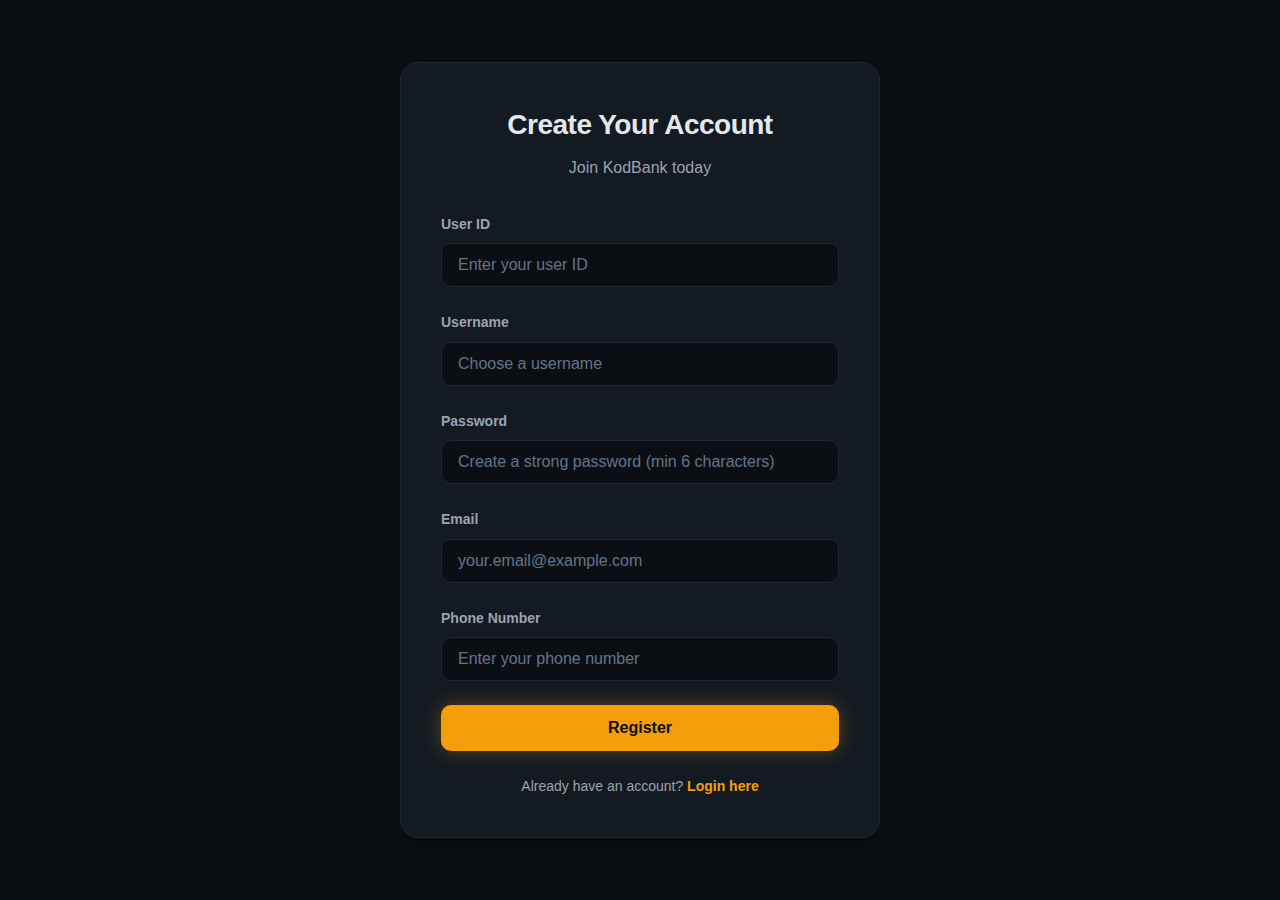
<file: frontend/index.html>
<!DOCTYPE html>
<html lang="en">
<head>
    <meta charset="UTF-8">
    <meta http-equiv="refresh" content="0; url=register.html">
    <title>KodBank - Redirecting...</title>
</head>
<body>
    <p>Redirecting to registration page...</p>
    <script>
        window.location.href = 'register.html';
    </script>
</body>
</html>
</file>
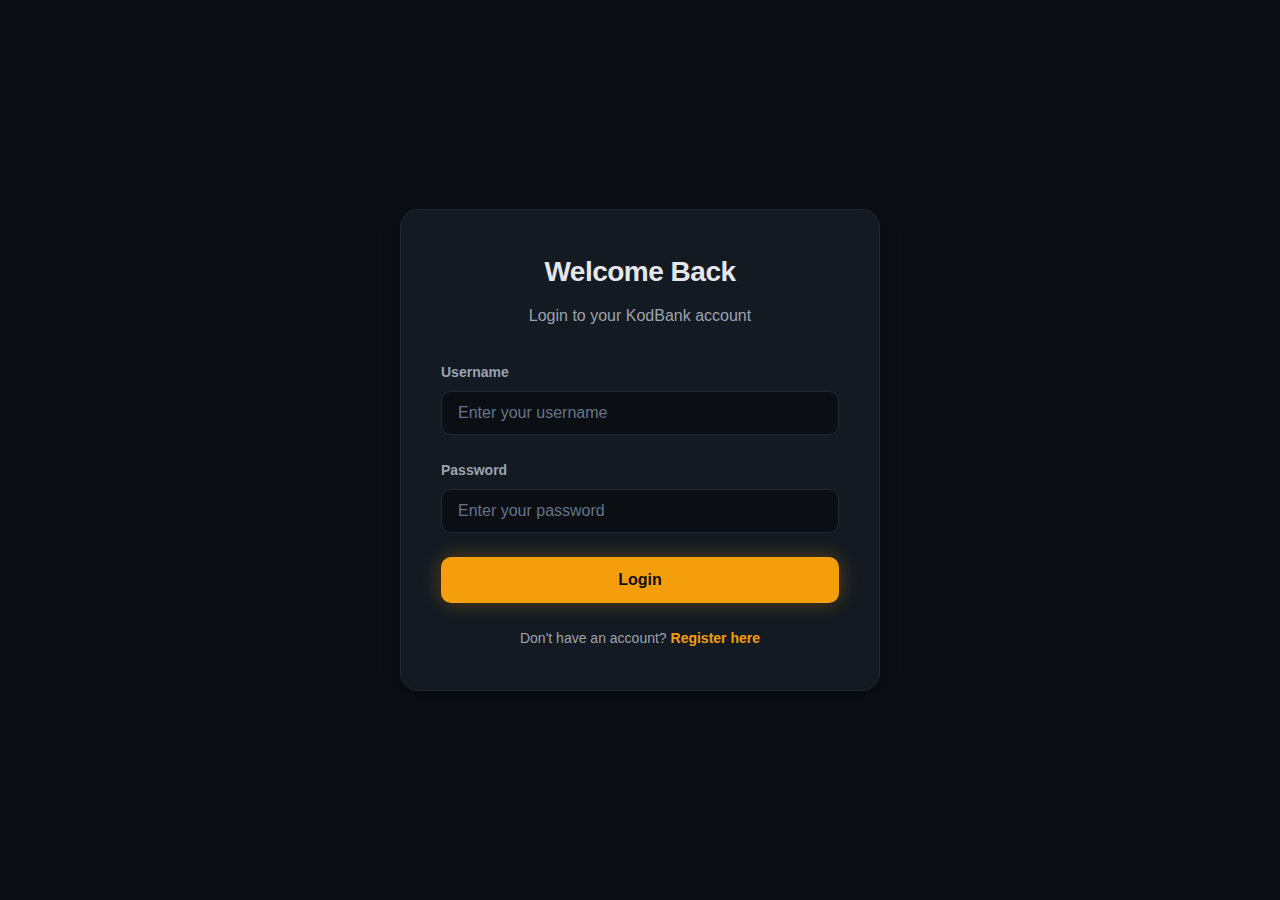
<file: frontend/login.html>
<!DOCTYPE html>
<html lang="en">
<head>
    <meta charset="UTF-8">
    <meta name="viewport" content="width=device-width, initial-scale=1.0">
    <title>Login - KodBank</title>
    <link rel="stylesheet" href="css/styles.css">
</head>
<body>
    <div class="container">
        <div class="form-wrapper">
            <h1>Welcome Back</h1>
            <p class="subtitle">Login to your KodBank account</p>
            
            <form id="loginForm" novalidate>
                <div class="form-group">
                    <label for="username">Username</label>
                    <input 
                        type="text" 
                        id="username" 
                        name="username" 
                        required 
                        placeholder="Enter your username"
                    >
                    <span class="error-message" id="username-error"></span>
                </div>

                <div class="form-group">
                    <label for="password">Password</label>
                    <input 
                        type="password" 
                        id="password" 
                        name="password" 
                        required 
                        placeholder="Enter your password"
                    >
                    <span class="error-message" id="password-error"></span>
                </div>

                <div class="form-group">
                    <button type="submit" class="btn-primary">Login</button>
                </div>

                <div id="form-error" class="error-message"></div>
            </form>

            <p class="form-footer">
                Don't have an account? <a href="register.html">Register here</a>
            </p>
        </div>
    </div>

    <script src="js/login.js"></script>
</body>
</html>
</file>
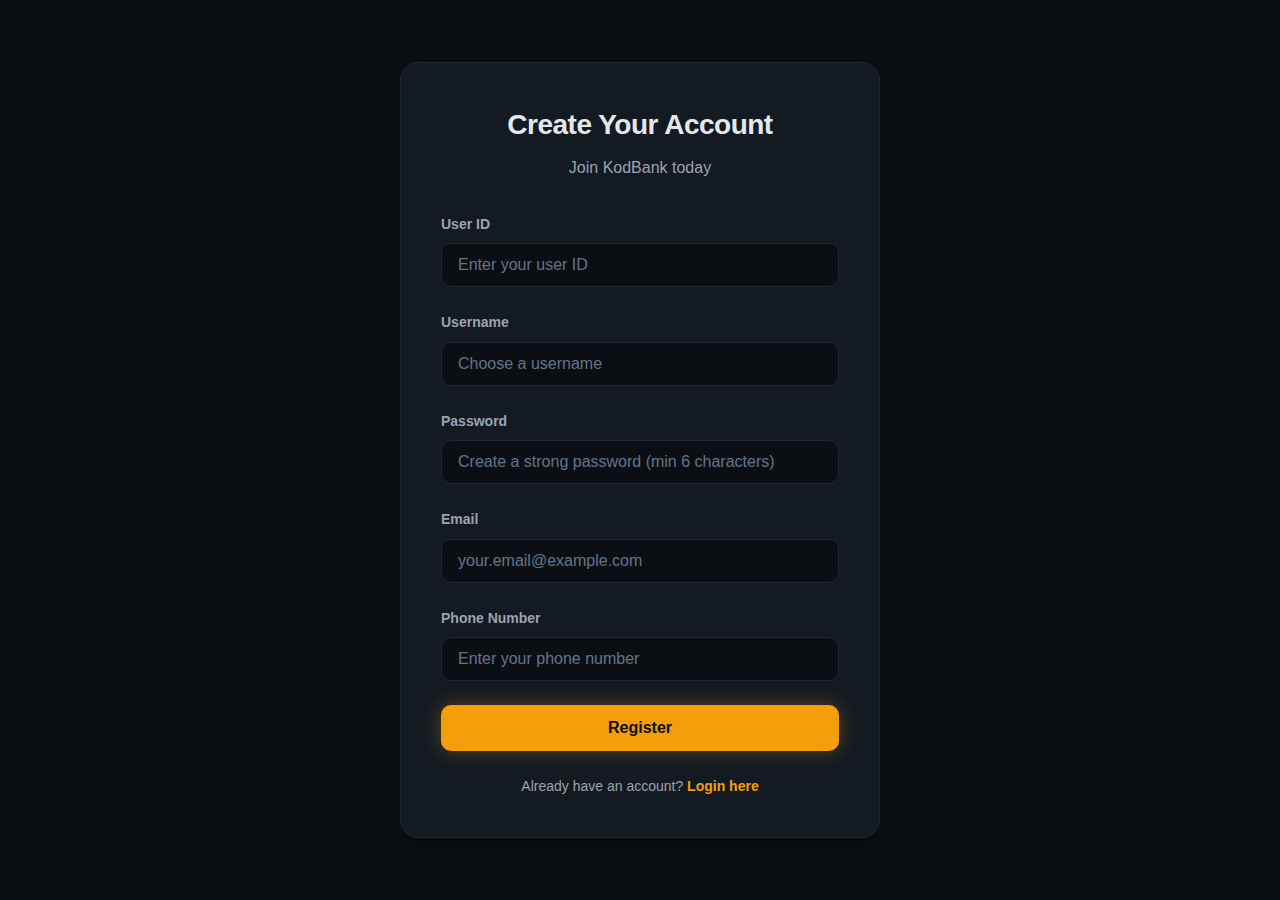
<file: frontend/register.html>
<!DOCTYPE html>
<html lang="en">
<head>
    <meta charset="UTF-8">
    <meta name="viewport" content="width=device-width, initial-scale=1.0">
    <title>Register - KodBank</title>
    <link rel="stylesheet" href="css/styles.css">
</head>
<body>
    <div class="container">
        <div class="form-wrapper">
            <h1>Create Your Account</h1>
            <p class="subtitle">Join KodBank today</p>
            
            <form id="registerForm" novalidate>
                <div class="form-group">
                    <label for="uid">User ID</label>
                    <input 
                        type="text" 
                        id="uid" 
                        name="uid" 
                        required 
                        maxlength="50"
                        placeholder="Enter your user ID"
                    >
                    <span class="error-message" id="uid-error"></span>
                </div>

                <div class="form-group">
                    <label for="uname">Username</label>
                    <input 
                        type="text" 
                        id="uname" 
                        name="uname" 
                        required 
                        maxlength="50"
                        placeholder="Choose a username"
                    >
                    <span class="error-message" id="uname-error"></span>
                </div>

                <div class="form-group">
                    <label for="password">Password</label>
                    <input 
                        type="password" 
                        id="password" 
                        name="password" 
                        required 
                        minlength="6"
                        placeholder="Create a strong password (min 6 characters)"
                    >
                    <span class="error-message" id="password-error"></span>
                </div>

                <div class="form-group">
                    <label for="email">Email</label>
                    <input 
                        type="email" 
                        id="email" 
                        name="email" 
                        required 
                        maxlength="100"
                        placeholder="your.email@example.com"
                    >
                    <span class="error-message" id="email-error"></span>
                </div>

                <div class="form-group">
                    <label for="phone">Phone Number</label>
                    <input 
                        type="tel" 
                        id="phone" 
                        name="phone" 
                        required 
                        maxlength="20"
                        placeholder="Enter your phone number"
                    >
                    <span class="error-message" id="phone-error"></span>
                </div>

                <div class="form-group">
                    <button type="submit" class="btn-primary">Register</button>
                </div>

                <div id="form-error" class="error-message"></div>
            </form>

            <p class="form-footer">
                Already have an account? <a href="login.html">Login here</a>
            </p>
        </div>
    </div>

    <script src="js/register.js"></script>
</body>
</html>
</file>
<file: frontend/css/styles.css>
/* Reset and Base Styles */
* {
    margin: 0;
    padding: 0;
    box-sizing: border-box;
}

body {
    font-family: 'Inter', -apple-system, BlinkMacSystemFont, 'SF Pro Display', 'Segoe UI', Roboto, sans-serif;
    line-height: 1.6;
    color: #E5E7EB;
    background: #0B0F14;
    min-height: 100vh;
    display: flex;
    align-items: center;
    justify-content: center;
    padding: 20px;
}

/* Container */
.container {
    width: 100%;
    max-width: 480px;
    margin: 0 auto;
}

/* Form Wrapper */
.form-wrapper {
    background: #141A22;
    border: 1px solid #1F2933;
    border-radius: 18px;
    box-shadow: 0 4px 16px rgba(0, 0, 0, 0.4);
    padding: 40px;
    animation: fadeIn 0.5s ease-in;
}

@keyframes fadeIn {
    from {
        opacity: 0;
        transform: translateY(-20px);
    }
    to {
        opacity: 1;
        transform: translateY(0);
    }
}

/* Headings */
h1 {
    font-size: 28px;
    font-weight: 700;
    color: #E5E7EB;
    margin-bottom: 8px;
    text-align: center;
    letter-spacing: -0.5px;
}

.subtitle {
    text-align: center;
    color: #9CA3AF;
    font-size: 16px;
    margin-bottom: 32px;
}

/* Form Groups */
.form-group {
    margin-bottom: 24px;
}

label {
    display: block;
    font-size: 14px;
    font-weight: 600;
    color: #9CA3AF;
    margin-bottom: 8px;
}

/* Input Fields */
input[type="text"],
input[type="password"],
input[type="email"],
input[type="tel"] {
    width: 100%;
    padding: 12px 16px;
    font-size: 16px;
    border: 1.5px solid #1F2933;
    border-radius: 10px;
    transition: all 0.3s ease;
    background-color: #0B0F14;
    color: #E5E7EB;
    font-family: inherit;
}

input[type="text"]:focus,
input[type="password"]:focus,
input[type="email"]:focus,
input[type="tel"]:focus {
    outline: none;
    border-color: #F59E0B;
    background-color: #141A22;
    box-shadow: 0 0 0 3px rgba(245, 158, 11, 0.1);
}

input[type="text"]::placeholder,
input[type="password"]::placeholder,
input[type="email"]::placeholder,
input[type="tel"]::placeholder {
    color: #64748B;
}

/* Error States */
input.error {
    border-color: #EF4444;
    background-color: rgba(239, 68, 68, 0.1);
}

input.error:focus {
    border-color: #EF4444;
    box-shadow: 0 0 0 3px rgba(239, 68, 68, 0.1);
}

/* Error Messages */
.error-message {
    display: none;
    color: #EF4444;
    font-size: 13px;
    margin-top: 6px;
    min-height: 0;
    font-weight: 500;
}

#form-error {
    display: none !important;
    text-align: center;
    padding: 0;
    margin-top: 0;
}

/* Buttons */
.btn-primary {
    width: 100%;
    padding: 14px 24px;
    font-size: 16px;
    font-weight: 600;
    color: #0B0F14;
    background: #F59E0B;
    border: none;
    border-radius: 10px;
    cursor: pointer;
    transition: all 0.2s ease;
    box-shadow: 0 0 20px rgba(245, 158, 11, 0.3);
}

.btn-primary:hover {
    transform: translateY(-1px);
    box-shadow: 0 0 25px rgba(245, 158, 11, 0.4);
}

.btn-primary:active {
    transform: scale(0.96);
}

.btn-primary:disabled {
    opacity: 0.6;
    cursor: not-allowed;
    transform: none;
}

/* Form Footer */
.form-footer {
    text-align: center;
    margin-top: 24px;
    color: #9CA3AF;
    font-size: 14px;
}

.form-footer a {
    color: #F59E0B;
    text-decoration: none;
    font-weight: 600;
    transition: color 0.3s ease;
}

.form-footer a:hover {
    color: #D97706;
    text-decoration: underline;
}

/* Success Message */
.success-message {
    background-color: rgba(16, 185, 129, 0.1);
    border: 1px solid #10B981;
    color: #10B981;
    padding: 12px;
    border-radius: 10px;
    text-align: center;
    margin-bottom: 16px;
    font-weight: 500;
}

/* Dashboard Specific Styles */
.dashboard-container {
    text-align: center;
}

/* Check Balance Button Styling */
.btn-check-balance {
    padding: 16px 32px;
    font-size: 18px;
    font-weight: 600;
    color: white;
    background: linear-gradient(135deg, #667eea 0%, #764ba2 100%);
    border: none;
    border-radius: 8px;
    cursor: pointer;
    transition: all 0.3s ease;
    box-shadow: 0 4px 12px rgba(102, 126, 234, 0.3);
    margin: 20px 0;
}

.btn-check-balance:hover {
    transform: translateY(-2px);
    box-shadow: 0 6px 16px rgba(102, 126, 234, 0.4);
}

.btn-check-balance:active {
    transform: translateY(0);
    box-shadow: 0 2px 8px rgba(102, 126, 234, 0.3);
}

/* Balance Display Message Styling */
.balance-display {
    font-size: 24px;
    font-weight: 700;
    color: #1a202c;
    margin: 24px 0;
    padding: 20px;
    background: linear-gradient(135deg, #f7fafc 0%, #e6f2ff 100%);
    border: 2px solid #667eea;
    border-radius: 12px;
    display: none;
    box-shadow: 0 4px 16px rgba(102, 126, 234, 0.15);
}

.balance-display.show {
    display: block;
    animation: slideIn 0.5s ease-out;
}

@keyframes slideIn {
    from {
        opacity: 0;
        transform: translateY(20px);
    }
    to {
        opacity: 1;
        transform: translateY(0);
    }
}

/* Responsive Design */
@media (max-width: 640px) {
    .form-wrapper {
        padding: 28px 24px;
    }

    h1 {
        font-size: 24px;
    }

    .subtitle {
        font-size: 14px;
        margin-bottom: 24px;
    }

    input[type="text"],
    input[type="password"],
    input[type="email"],
    input[type="tel"] {
        padding: 10px 14px;
        font-size: 16px;
    }

    .btn-primary {
        padding: 12px 20px;
        font-size: 15px;
    }

    .form-group {
        margin-bottom: 20px;
    }

    /* Dashboard responsive styles */
    .dashboard-wrapper {
        padding: 28px 24px;
    }

    .btn-check-balance {
        padding: 14px 28px;
        font-size: 16px;
    }

    .balance-display {
        font-size: 20px;
        padding: 16px;
    }

    .balance-message {
        font-size: 22px;
    }
}

@media (max-width: 480px) {
    body {
        padding: 12px;
    }

    .form-wrapper {
        padding: 24px 20px;
    }

    h1 {
        font-size: 22px;
    }

    /* Dashboard mobile styles */
    .dashboard-wrapper {
        padding: 24px 20px;
    }

    .btn-check-balance {
        padding: 12px 24px;
        font-size: 15px;
    }

    .balance-display {
        font-size: 18px;
        padding: 14px;
    }

    .balance-message {
        font-size: 20px;
    }
}

/* Loading State */
.loading {
    position: relative;
    pointer-events: none;
}

.loading::after {
    content: "";
    position: absolute;
    top: 50%;
    left: 50%;
    width: 20px;
    height: 20px;
    margin: -10px 0 0 -10px;
    border: 2px solid rgba(255, 255, 255, 0.3);
    border-top-color: white;
    border-radius: 50%;
    animation: spin 0.6s linear infinite;
}

@keyframes spin {
    to {
        transform: rotate(360deg);
    }
}

/* Dashboard Wrapper with Animation Background */
.dashboard-wrapper {
    background: white;
    border-radius: 12px;
    box-shadow: 0 10px 40px rgba(0, 0, 0, 0.1);
    padding: 40px;
    animation: fadeIn 0.5s ease-in;
    position: relative;
    overflow: hidden;
}

/* Animated background gradient for celebration */
.dashboard-wrapper.celebrating {
    animation: celebrationGlow 2s ease-in-out;
}

@keyframes celebrationGlow {
    0%, 100% {
        box-shadow: 0 10px 40px rgba(0, 0, 0, 0.1);
    }
    50% {
        box-shadow: 0 10px 60px rgba(102, 126, 234, 0.4), 0 0 40px rgba(118, 75, 162, 0.3);
    }
}

.dashboard-content {
    position: relative;
    z-index: 1;
}

.balance-section {
    text-align: center;
    margin: 32px 0;
}

.balance-message {
    font-size: 28px;
    font-weight: 700;
    color: #667eea;
    text-shadow: 0 2px 4px rgba(102, 126, 234, 0.2);
}

/* Celebration Container */
.celebration-container {
    position: fixed;
    top: 0;
    left: 0;
    width: 100%;
    height: 100%;
    pointer-events: none;
    z-index: 9999;
}

/* Enhanced Balance Display Animation */
.balance-display {
    animation: balanceReveal 0.6s cubic-bezier(0.68, -0.55, 0.265, 1.55);
}

@keyframes balanceReveal {
    0% {
        opacity: 0;
        transform: scale(0.5) translateY(20px);
    }
    50% {
        transform: scale(1.05) translateY(-5px);
    }
    100% {
        opacity: 1;
        transform: scale(1) translateY(0);
    }
}


/* Transfer Section */
.transfer-section {
    margin-top: 40px;
    padding-top: 40px;
    border-top: 2px solid #e2e8f0;
}

.transfer-section h2 {
    font-size: 22px;
    font-weight: 600;
    color: #1a202c;
    margin-bottom: 24px;
    text-align: center;
}

.transfer-form {
    background: #f7fafc;
    padding: 24px;
    border-radius: 8px;
    border: 1px solid #e2e8f0;
}

input[type="number"] {
    width: 100%;
    padding: 12px 16px;
    font-size: 16px;
    border: 2px solid #e2e8f0;
    border-radius: 8px;
    transition: all 0.3s ease;
    background-color: white;
}

input[type="number"]:focus {
    outline: none;
    border-color: #667eea;
    box-shadow: 0 0 0 3px rgba(102, 126, 234, 0.1);
}

/* Message Styles */
.message {
    padding: 12px 16px;
    border-radius: 8px;
    margin-top: 16px;
    font-size: 14px;
    font-weight: 500;
    text-align: center;
}

.message.success {
    background-color: rgba(16, 185, 129, 0.1);
    color: #10B981;
    border: 1px solid rgba(16, 185, 129, 0.2);
}

.message.error {
    background-color: rgba(239, 68, 68, 0.1);
    color: #EF4444;
    border: 1px solid rgba(239, 68, 68, 0.2);
}

/* Dashboard Responsive Design */
@media (max-width: 768px) {
    .dashboard-wrapper {
        padding: 30px 20px;
    }
    
    .transfer-section {
        margin-top: 30px;
        padding-top: 30px;
    }
    
    .transfer-form {
        padding: 20px;
    }
}


/* Transactions Section */
.transactions-section {
    margin-top: 40px;
    padding-top: 40px;
    border-top: 2px solid #e2e8f0;
}

.transactions-section h2 {
    font-size: 22px;
    font-weight: 600;
    color: #1a202c;
    margin-bottom: 24px;
    text-align: center;
}

.transactions-table {
    width: 100%;
    border-collapse: collapse;
    background: white;
    border-radius: 8px;
    overflow: hidden;
    box-shadow: 0 1px 3px rgba(0, 0, 0, 0.1);
}

.transactions-table thead {
    background: #667eea;
    color: white;
}

.transactions-table th {
    padding: 12px 16px;
    text-align: left;
    font-weight: 600;
    font-size: 14px;
}

.transactions-table tbody tr {
    border-bottom: 1px solid #e2e8f0;
    transition: background-color 0.2s ease;
}

.transactions-table tbody tr:hover {
    background-color: #f7fafc;
}

.transactions-table tbody tr:last-child {
    border-bottom: none;
}

.transactions-table td {
    padding: 12px 16px;
    font-size: 14px;
    color: #4a5568;
}

.transaction-type {
    display: inline-block;
    padding: 4px 12px;
    border-radius: 12px;
    font-size: 12px;
    font-weight: 600;
}

.type-sent {
    background-color: rgba(239, 68, 68, 0.1);
    color: #EF4444;
}

.type-received {
    background-color: rgba(16, 185, 129, 0.1);
    color: #10B981;
}

.amount-positive {
    color: #10B981;
    font-weight: 600;
}

.amount-negative {
    color: #EF4444;
    font-weight: 600;
}

.no-transactions {
    text-align: center;
    color: #718096;
    padding: 40px 20px;
    font-size: 14px;
}

.loading-message {
    text-align: center;
    color: #718096;
    padding: 20px;
    font-size: 14px;
}

.error-message {
    text-align: center;
    color: #EF4444;
    padding: 20px;
    font-size: 14px;
    background-color: rgba(239, 68, 68, 0.1);
    border-radius: 8px;
}

/* Responsive Table */
@media (max-width: 768px) {
    .transactions-table {
        font-size: 12px;
    }
    
    .transactions-table th,
    .transactions-table td {
        padding: 8px 12px;
    }
    
    .transaction-type {
        padding: 2px 8px;
        font-size: 11px;
    }
}
</file>
